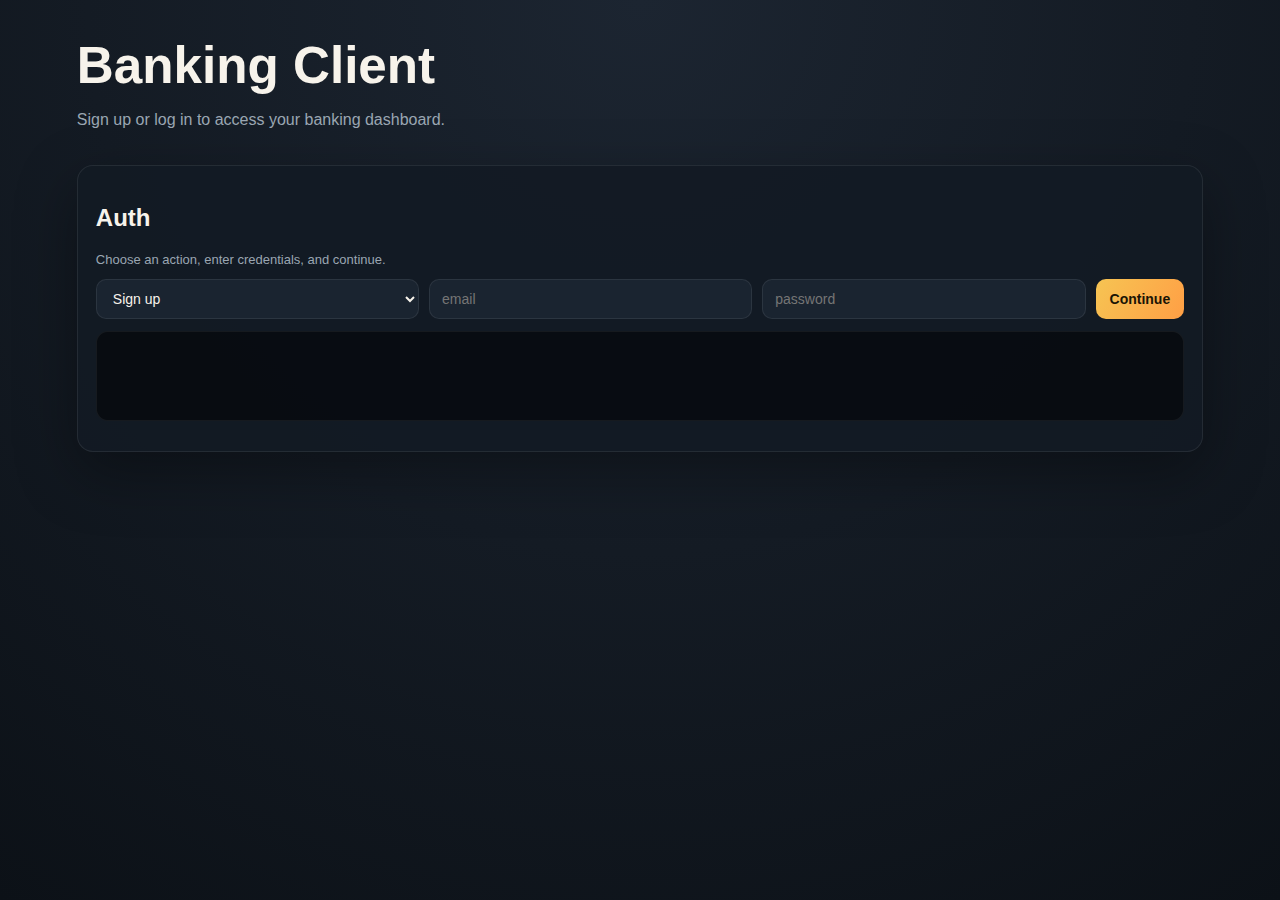
<file: frontend/index.html>
<!doctype html>
<html lang="en">
  <head>
    <meta charset="utf-8" />
    <meta name="viewport" content="width=device-width, initial-scale=1" />
    <title>Banking Client</title>
    <style>
      :root {
        --bg: #0c1117;
        --panel: #121a24;
        --panel-2: #1a2430;
        --ink: #f7f3eb;
        --muted: #9aa6b2;
        --accent: #f6c453;
        --stroke: rgba(255, 255, 255, 0.08);
        --radius: 16px;
        --shadow: 0 20px 60px rgba(0, 0, 0, 0.35);
      }

      * {
        box-sizing: border-box;
      }

      body {
        margin: 0;
        font-family: "Space Grotesk", "Segoe UI", sans-serif;
        color: var(--ink);
        background: radial-gradient(circle at top, #1c2531, var(--bg));
        min-height: 100vh;
      }

      header {
        padding: 36px 6vw 10px;
      }

      h1 {
        margin: 0 0 6px;
        font-size: clamp(32px, 4vw, 52px);
      }

      .subtitle {
        color: var(--muted);
        max-width: 520px;
      }

      section {
        margin: 10px 6vw 40px;
        background: rgba(18, 26, 36, 0.92);
        border: 1px solid var(--stroke);
        border-radius: var(--radius);
        padding: 18px;
        box-shadow: var(--shadow);
      }

      .tab-desc {
        margin: 0 0 12px;
        color: var(--muted);
        font-size: 13px;
      }

      .row {
        display: flex;
        gap: 10px;
        flex-wrap: wrap;
      }

      input,
      select,
      button {
        font-family: inherit;
        font-size: 14px;
      }

      input,
      select {
        flex: 1;
        min-width: 150px;
        padding: 10px 12px;
        border-radius: 10px;
        border: 1px solid var(--stroke);
        background: var(--panel-2);
        color: var(--ink);
      }

      button {
        padding: 10px 14px;
        border: none;
        border-radius: 10px;
        background: linear-gradient(120deg, var(--accent), #ff9f45);
        color: #1a1405;
        font-weight: 600;
        cursor: pointer;
      }

      .output {
        margin-top: 12px;
        min-height: 90px;
        padding: 12px;
        border-radius: 12px;
        background: rgba(5, 8, 12, 0.75);
        border: 1px solid rgba(255, 255, 255, 0.06);
        color: var(--muted);
        font-size: 12px;
        overflow-x: auto;
        white-space: pre-wrap;
      }
    </style>
  </head>
  <body>
    <header>
      <h1>Banking Client</h1>
      <p class="subtitle">Sign up or log in to access your banking dashboard.</p>
    </header>

    <section>
      <h2>Auth</h2>
      <p class="tab-desc">Choose an action, enter credentials, and continue.</p>
      <div class="row">
        <select id="authMode">
          <option value="signup">Sign up</option>
          <option value="login">Log in</option>
        </select>
        <input id="authEmail" placeholder="email" />
        <input id="authPassword" placeholder="password" type="password" />
        <button id="authSubmitBtn">Continue</button>
      </div>
      <pre id="authOutput" class="output"></pre>
    </section>

    <script>
      const defaultBaseUrl = window.location.origin;
      const state = {
        accessToken: localStorage.getItem("accessToken") || "",
        refreshToken: localStorage.getItem("refreshToken") || "",
      };
      const sessionAuthed = sessionStorage.getItem("sessionAuthed") === "true";
      if (sessionAuthed && state.accessToken) {
        window.location.href = "/app";
      }

      function apiUrl(path) {
        return `${defaultBaseUrl}${path}`;
      }

      function show(el, payload) {
        el.textContent = JSON.stringify(payload, null, 2);
      }

      function bind(id) {
        return document.getElementById(id);
      }

      function setTokens(tokens) {
        state.accessToken = tokens.access_token || "";
        state.refreshToken = tokens.refresh_token || "";
        localStorage.setItem("accessToken", state.accessToken);
        localStorage.setItem("refreshToken", state.refreshToken);
        if (state.accessToken) {
          sessionStorage.setItem("sessionAuthed", "true");
        }
      }

      async function api(path, options = {}) {
        const headers = options.headers || {};
        const url = apiUrl(path);
        const res = await fetch(url, {
          ...options,
          headers: { "Content-Type": "application/json", ...headers },
        });
        const text = await res.text();
        let data;
        try {
          data = text ? JSON.parse(text) : {};
        } catch (err) {
          data = { raw: text };
        }
        if (!res.ok) {
          throw { status: res.status, data };
        }
        return data;
      }

      bind("authSubmitBtn").addEventListener("click", async () => {
        const output = bind("authOutput");
        try {
          const mode = bind("authMode").value;
          const email = bind("authEmail").value;
          const password = bind("authPassword").value;
          const endpoint = mode === "signup" ? "/api/v1/auth/signup" : "/api/v1/auth/login";
          const data = await api(endpoint, {
            method: "POST",
            body: JSON.stringify({ email, password }),
          });
          setTokens(data);
          show(output, data);
          window.location.href = "/app";
        } catch (err) {
          show(output, err);
        }
      });
    </script>
  </body>
</html>
</file>
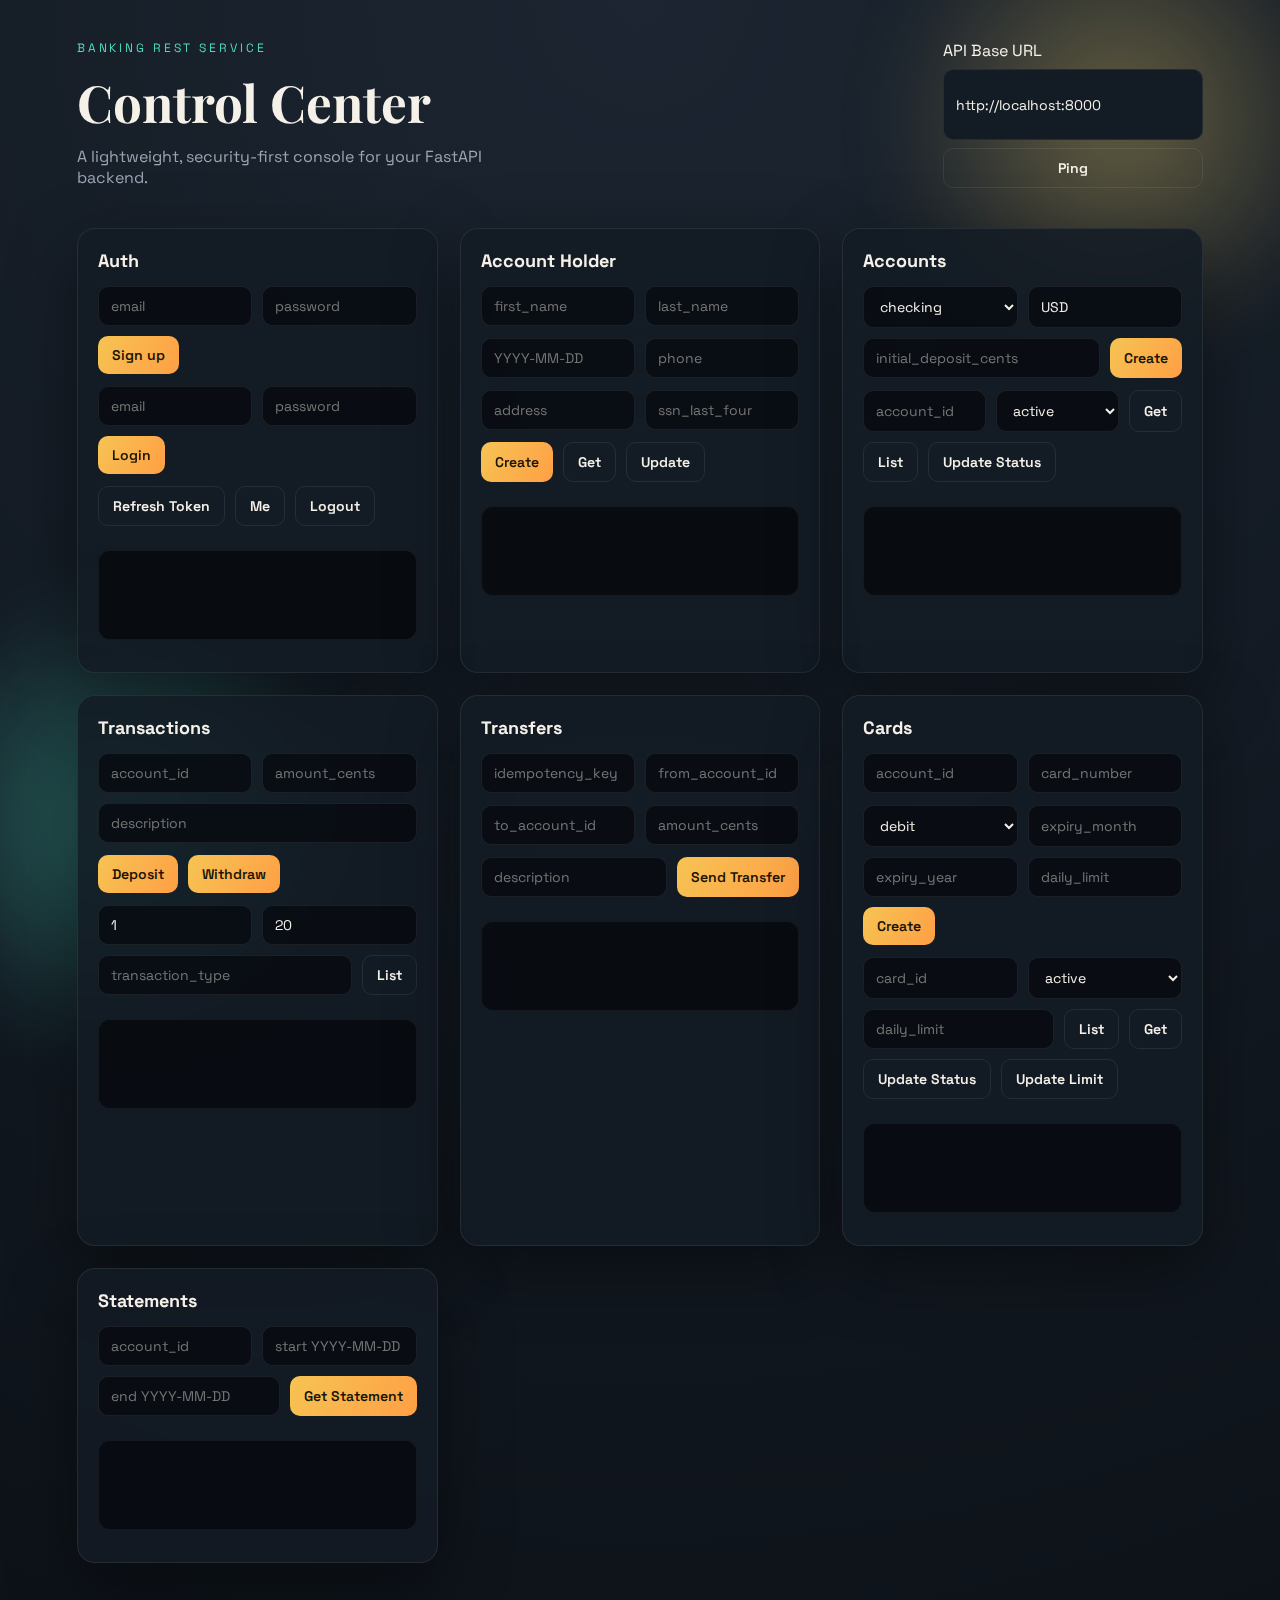
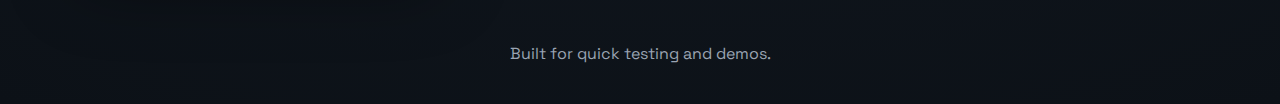
<file: ui/index.html>
<!doctype html>
<html lang="en">
  <head>
    <meta charset="utf-8" />
    <meta name="viewport" content="width=device-width, initial-scale=1" />
    <title>Banking REST Service UI</title>
    <link rel="preconnect" href="https://fonts.googleapis.com" />
    <link rel="preconnect" href="https://fonts.gstatic.com" crossorigin />
    <link
      href="https://fonts.googleapis.com/css2?family=Space+Grotesk:wght@400;500;600;700&family=Playfair+Display:wght@500;600&display=swap"
      rel="stylesheet"
    />
    <link rel="stylesheet" href="/ui/styles.css" />
  </head>
  <body>
    <div class="bg-orb orb-1"></div>
    <div class="bg-orb orb-2"></div>
    <header class="hero">
      <div>
        <p class="eyebrow">Banking REST Service</p>
        <h1>Control Center</h1>
        <p class="subtitle">
          A lightweight, security-first console for your FastAPI backend.
        </p>
      </div>
      <div class="base-url">
        <label for="baseUrl">API Base URL</label>
        <input id="baseUrl" type="text" value="http://localhost:8000" />
        <button id="pingBtn" class="ghost">Ping</button>
      </div>
    </header>

    <main class="grid">
      <section class="card">
        <h2>Auth</h2>
        <div class="stack">
          <div class="row">
            <input id="signupEmail" placeholder="email" />
            <input id="signupPassword" placeholder="password" type="password" />
            <button id="signupBtn">Sign up</button>
          </div>
          <div class="row">
            <input id="loginEmail" placeholder="email" />
            <input id="loginPassword" placeholder="password" type="password" />
            <button id="loginBtn">Login</button>
          </div>
          <div class="row">
            <button id="refreshBtn" class="ghost">Refresh Token</button>
            <button id="meBtn" class="ghost">Me</button>
            <button id="logoutBtn" class="ghost">Logout</button>
          </div>
          <pre id="authOutput" class="output"></pre>
        </div>
      </section>

      <section class="card">
        <h2>Account Holder</h2>
        <div class="stack">
          <div class="row">
            <input id="holderFirst" placeholder="first_name" />
            <input id="holderLast" placeholder="last_name" />
          </div>
          <div class="row">
            <input id="holderDob" placeholder="YYYY-MM-DD" />
            <input id="holderPhone" placeholder="phone" />
          </div>
          <div class="row">
            <input id="holderAddress" placeholder="address" />
            <input id="holderSsn" placeholder="ssn_last_four" />
          </div>
          <div class="row">
            <button id="createHolderBtn">Create</button>
            <button id="getHolderBtn" class="ghost">Get</button>
            <button id="updateHolderBtn" class="ghost">Update</button>
          </div>
          <pre id="holderOutput" class="output"></pre>
        </div>
      </section>

      <section class="card">
        <h2>Accounts</h2>
        <div class="stack">
          <div class="row">
            <select id="accountType">
              <option value="checking">checking</option>
              <option value="savings">savings</option>
            </select>
            <input id="accountCurrency" placeholder="currency" value="USD" />
            <input id="initialDeposit" placeholder="initial_deposit_cents" />
            <button id="createAccountBtn">Create</button>
          </div>
          <div class="row">
            <input id="accountId" placeholder="account_id" />
            <select id="accountStatus">
              <option value="active">active</option>
              <option value="frozen">frozen</option>
              <option value="closed">closed</option>
            </select>
            <button id="getAccountBtn" class="ghost">Get</button>
            <button id="listAccountsBtn" class="ghost">List</button>
            <button id="updateAccountStatusBtn" class="ghost">Update Status</button>
          </div>
          <pre id="accountsOutput" class="output"></pre>
        </div>
      </section>

      <section class="card">
        <h2>Transactions</h2>
        <div class="stack">
          <div class="row">
            <input id="txAccountId" placeholder="account_id" />
            <input id="txAmount" placeholder="amount_cents" />
            <input id="txDesc" placeholder="description" />
          </div>
          <div class="row">
            <button id="depositBtn">Deposit</button>
            <button id="withdrawBtn">Withdraw</button>
          </div>
          <div class="row">
            <input id="txPage" placeholder="page" value="1" />
            <input id="txPageSize" placeholder="page_size" value="20" />
            <input id="txType" placeholder="transaction_type" />
            <button id="listTxBtn" class="ghost">List</button>
          </div>
          <pre id="txOutput" class="output"></pre>
        </div>
      </section>

      <section class="card">
        <h2>Transfers</h2>
        <div class="stack">
          <div class="row">
            <input id="transferKey" placeholder="idempotency_key" />
            <input id="transferFrom" placeholder="from_account_id" />
          </div>
          <div class="row">
            <input id="transferTo" placeholder="to_account_id" />
            <input id="transferAmount" placeholder="amount_cents" />
          </div>
          <div class="row">
            <input id="transferDesc" placeholder="description" />
            <button id="transferBtn">Send Transfer</button>
          </div>
          <pre id="transferOutput" class="output"></pre>
        </div>
      </section>

      <section class="card">
        <h2>Cards</h2>
        <div class="stack">
          <div class="row">
            <input id="cardAccountId" placeholder="account_id" />
            <input id="cardNumber" placeholder="card_number" />
          </div>
          <div class="row">
            <select id="cardType">
              <option value="debit">debit</option>
              <option value="credit">credit</option>
            </select>
            <input id="cardExpiryMonth" placeholder="expiry_month" />
            <input id="cardExpiryYear" placeholder="expiry_year" />
            <input id="cardDailyLimit" placeholder="daily_limit" />
            <button id="createCardBtn">Create</button>
          </div>
          <div class="row">
            <input id="cardId" placeholder="card_id" />
            <select id="cardStatus">
              <option value="active">active</option>
              <option value="frozen">frozen</option>
              <option value="cancelled">cancelled</option>
            </select>
            <input id="cardLimit" placeholder="daily_limit" />
            <button id="listCardsBtn" class="ghost">List</button>
            <button id="getCardBtn" class="ghost">Get</button>
            <button id="updateCardStatusBtn" class="ghost">Update Status</button>
            <button id="updateCardLimitBtn" class="ghost">Update Limit</button>
          </div>
          <pre id="cardsOutput" class="output"></pre>
        </div>
      </section>

      <section class="card">
        <h2>Statements</h2>
        <div class="stack">
          <div class="row">
            <input id="statementAccountId" placeholder="account_id" />
            <input id="statementStart" placeholder="start YYYY-MM-DD" />
            <input id="statementEnd" placeholder="end YYYY-MM-DD" />
            <button id="statementBtn">Get Statement</button>
          </div>
          <pre id="statementOutput" class="output"></pre>
        </div>
      </section>
    </main>

    <footer class="footer">Built for quick testing and demos.</footer>

    <script src="/ui/app.js"></script>
  </body>
</html>
</file>
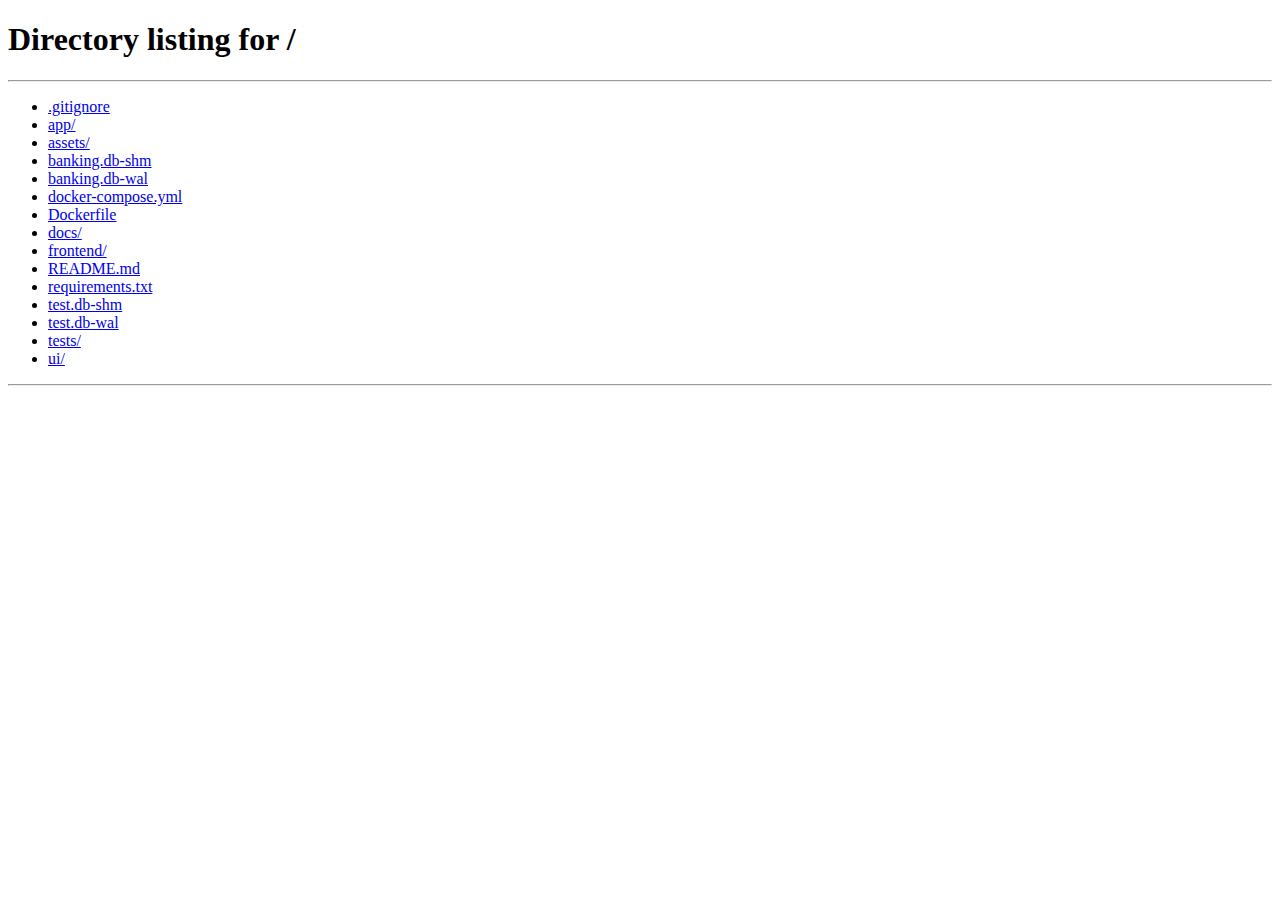
<file: frontend/app.html>
<!doctype html>
<html lang="en">
  <head>
    <meta charset="utf-8" />
    <meta name="viewport" content="width=device-width, initial-scale=1" />
    <title>Banking Dashboard</title>
    <style>
      :root {
        --bg: #0c1117;
        --panel: #121a24;
        --panel-2: #1a2430;
        --ink: #f7f3eb;
        --muted: #9aa6b2;
        --accent: #f6c453;
        --accent-2: #4dd7bf;
        --stroke: rgba(255, 255, 255, 0.08);
        --radius: 16px;
        --shadow: 0 20px 60px rgba(0, 0, 0, 0.35);
      }
      * {
        box-sizing: border-box;
      }

      body {
        margin: 0;
        font-family: "Space Grotesk", "Segoe UI", sans-serif;
        color: var(--ink);
        background: radial-gradient(circle at top, #1c2531, var(--bg));
        min-height: 100vh;
      }

      header {
        display: flex;
        justify-content: space-between;
        gap: 24px;
        padding: 36px 6vw 20px;
        align-items: center;
      }

      .header-actions {
        display: flex;
        align-items: center;
        gap: 12px;
      }

      h1 {
        margin: 0 0 6px;
        font-size: clamp(32px, 4vw, 52px);
      }

      .subtitle {
        color: var(--muted);
        max-width: 520px;
      }

      main {
        display: block;
        padding: 20px 6vw 50px;
      }

      section {
        background: rgba(18, 26, 36, 0.92);
        border: 1px solid var(--stroke);
        border-radius: var(--radius);
        padding: 18px;
        box-shadow: var(--shadow);
      }

      section h2 {
        margin: 0 0 12px;
        font-size: 18px;
      }

      .tab-desc {
        margin: -6px 0 12px;
        color: var(--muted);
        font-size: 13px;
      }

      .row {
        display: flex;
        gap: 10px;
        flex-wrap: wrap;
      }

      input,
      button,
      a {
        font-family: inherit;
        font-size: 14px;
      }

      input {
        flex: 1;
        min-width: 120px;
        padding: 10px 12px;
        border-radius: 10px;
        border: 1px solid var(--stroke);
        background: var(--panel-2);
        color: var(--ink);
      }

      button,
      .nav-link {
        padding: 10px 14px;
        border: none;
        border-radius: 10px;
        background: linear-gradient(120deg, var(--accent), #ff9f45);
        color: #1a1405;
        font-weight: 600;
        cursor: pointer;
        text-decoration: none;
        display: inline-flex;
        align-items: center;
        justify-content: center;
      }

      button.ghost,
      .nav-link.ghost {
        background: transparent;
        border: 1px solid var(--stroke);
        color: var(--ink);
      }

      .stack {
        display: flex;
        flex-direction: column;
        gap: 12px;
      }

      .nav-grid {
        display: grid;
        grid-template-columns: repeat(auto-fit, minmax(180px, 1fr));
        gap: 12px;
        margin: 16px 0 24px;
      }

      .status {
        color: var(--muted);
        font-size: 13px;
      }

      input:disabled {
        opacity: 0.7;
      }

      button:disabled {
        opacity: 0.5;
        cursor: not-allowed;
      }

      .error {
        color: #ff6b6b;
        background: rgba(255, 107, 107, 0.1);
        padding: 10px 12px;
        border-radius: 6px;
        font-size: 13px;
        margin-bottom: 12px;
      }

      .success {
        color: var(--accent-2);
        background: rgba(77, 215, 191, 0.1);
        padding: 10px 12px;
        border-radius: 6px;
        font-size: 13px;
        margin-bottom: 12px;
      }

      @media (max-width: 900px) {
        header {
          flex-direction: column;
          align-items: flex-start;
        }
      }
    </style>
  </head>
  <body>
    <header>
      <div>
        <h1>Banking Dashboard</h1>
        <p class="subtitle">Review your profile and jump to accounts, transfers, or cards.</p>
      </div>
      <div class="header-actions">
        <button id="logoutBtn" class="ghost">Logout</button>
      </div>
    </header>

    <main>
      <section>
        <h2>Profile</h2>
        <p class="tab-desc">Your account holder details.</p>
        <div id="profileMessage" class="status"></div>
        <div class="stack">
          <div class="row">
            <input id="holderFirst" placeholder="first_name" />
            <input id="holderLast" placeholder="last_name" />
          </div>
          <div class="row">
            <input id="holderDob" placeholder="YYYY-MM-DD" type="date" />
            <input id="holderPhone" placeholder="phone" />
          </div>
          <div class="row">
            <input id="holderAddress" placeholder="address" />
            <input id="holderSsn" placeholder="ssn_last_four (4 digits)" maxlength="4" />
          </div>
          <div class="row">
            <button id="saveProfileBtn">Save Profile</button>
            <div id="profileStatus" class="status"></div>
          </div>
        </div>
      </section>

      <div class="nav-grid">
        <a class="nav-link" href="/accounts">Accounts</a>
        <a class="nav-link" href="/transfers">Transfers</a>
        <a class="nav-link" href="/cards">Cards</a>
        <a class="nav-link ghost" href="/statements">Statements</a>
      </div>
    </main>

    <script>
      const defaultBaseUrl = window.location.origin;
      const state = {
        accessToken: localStorage.getItem("accessToken") || "",
        refreshToken: localStorage.getItem("refreshToken") || "",
      };
      const sessionAuthed = sessionStorage.getItem("sessionAuthed") === "true";
      if (!sessionAuthed || !state.accessToken) {
        window.location.href = "/";
      }

      function apiUrl(path) {
        return `${defaultBaseUrl}${path}`;
      }

      function bind(id) {
        return document.getElementById(id);
      }

      function setTokens(tokens) {
        state.accessToken = tokens.access_token || "";
        state.refreshToken = tokens.refresh_token || "";
        localStorage.setItem("accessToken", state.accessToken);
        localStorage.setItem("refreshToken", state.refreshToken);
        if (state.accessToken) {
          sessionStorage.setItem("sessionAuthed", "true");
        }
      }

      async function api(path, options = {}) {
        const headers = options.headers || {};
        if (state.accessToken) {
          headers.Authorization = `Bearer ${state.accessToken}`;
        }
        const url = apiUrl(path);
        const res = await fetch(url, {
          ...options,
          headers: { "Content-Type": "application/json", ...headers },
        });
        const text = await res.text();
        let data;
        try {
          data = text ? JSON.parse(text) : {};
        } catch (err) {
          data = { raw: text };
        }
        if (!res.ok) {
          throw { status: res.status, data };
        }
        return data;
      }

      function populateProfile(profile) {
        if (!profile) {
          return;
        }
        bind("holderFirst").value = profile.first_name || "";
        bind("holderLast").value = profile.last_name || "";
        bind("holderDob").value = profile.date_of_birth || "";
        bind("holderPhone").value = profile.phone || "";
        bind("holderAddress").value = profile.address || "";
        bind("holderSsn").value = profile.ssn_last_four || "";
      }

      function disableProfileForm() {
        bind("holderFirst").disabled = true;
        bind("holderLast").disabled = true;
        bind("holderDob").disabled = true;
        bind("holderPhone").disabled = true;
        bind("holderAddress").disabled = true;
        bind("holderSsn").disabled = true;
        bind("saveProfileBtn").disabled = true;
      }

      function enableProfileForm() {
        bind("holderFirst").disabled = false;
        bind("holderLast").disabled = false;
        bind("holderDob").disabled = false;
        bind("holderPhone").disabled = false;
        bind("holderAddress").disabled = false;
        bind("holderSsn").disabled = false;
        bind("saveProfileBtn").disabled = false;
      }

      function showProfileMessage(message, isError = false) {
        const msgEl = bind("profileMessage");
        msgEl.textContent = message;
        msgEl.className = isError ? "error" : "success";
      }

      function hideProfileMessage() {
        const msgEl = bind("profileMessage");
        msgEl.textContent = "";
        msgEl.className = "";
      }

      async function saveProfile() {
        const first_name = bind("holderFirst").value.trim();
        const last_name = bind("holderLast").value.trim();
        const date_of_birth = bind("holderDob").value;
        const phone = bind("holderPhone").value.trim();
        const address = bind("holderAddress").value.trim();
        const ssn_last_four = bind("holderSsn").value.trim();

        // Validation
        if (!first_name || !last_name || !date_of_birth || !phone || !address || !ssn_last_four) {
          showProfileMessage("All fields are required", true);
          return;
        }

        if (ssn_last_four.length !== 4 || !ssn_last_four.match(/^\d+$/)) {
          showProfileMessage("SSN must be exactly 4 digits", true);
          return;
        }

        const saveBtn = bind("saveProfileBtn");
        saveBtn.disabled = true;
        saveBtn.textContent = "Saving...";

        try {
          const response = await api("/api/v1/account-holders/", {
            method: "POST",
            body: JSON.stringify({
              first_name,
              last_name,
              date_of_birth,
              phone,
              address,
              ssn_last_four,
            }),
          });

          showProfileMessage("Profile created successfully!");
          disableProfileForm();
          bind("saveProfileBtn").textContent = "Profile Saved";
        } catch (err) {
          console.error("Profile save error:", err);
          const errorMsg =
            err.data?.detail || "Failed to save profile. Please try again.";
          showProfileMessage(errorMsg, true);
          saveBtn.disabled = false;
          saveBtn.textContent = "Save Profile";
        }
      }

      function populateProfile(profile) {
        if (!profile) {
          return;
        }
        bind("holderFirst").value = profile.first_name || "";
        bind("holderLast").value = profile.last_name || "";
        bind("holderDob").value = profile.date_of_birth || "";
        bind("holderPhone").value = profile.phone || "";
        bind("holderAddress").value = profile.address || "";
        bind("holderSsn").value = profile.ssn_last_four || "";
      }

      bind("logoutBtn").addEventListener("click", () => {
        setTokens({});
        sessionStorage.removeItem("sessionAuthed");
        sessionStorage.removeItem("userId");
        window.location.href = "/";
      });

      bind("saveProfileBtn").addEventListener("click", saveProfile);

      (async () => {
        const statusEl = bind("profileStatus");
        try {
          const data = await api("/api/v1/account-holders/me");
          // Profile exists - populate and disable form
          populateProfile(data);
          disableProfileForm();
          hideProfileMessage();
        } catch (err) {
          // No profile yet - enable form for new user
          if (err.status === 404) {
            enableProfileForm();
            showProfileMessage("Please complete your profile to get started", false);
          } else {
            statusEl.textContent = "Error loading profile.";
          }
        }
      })();
    </script>
  </body>
</html>
</file>
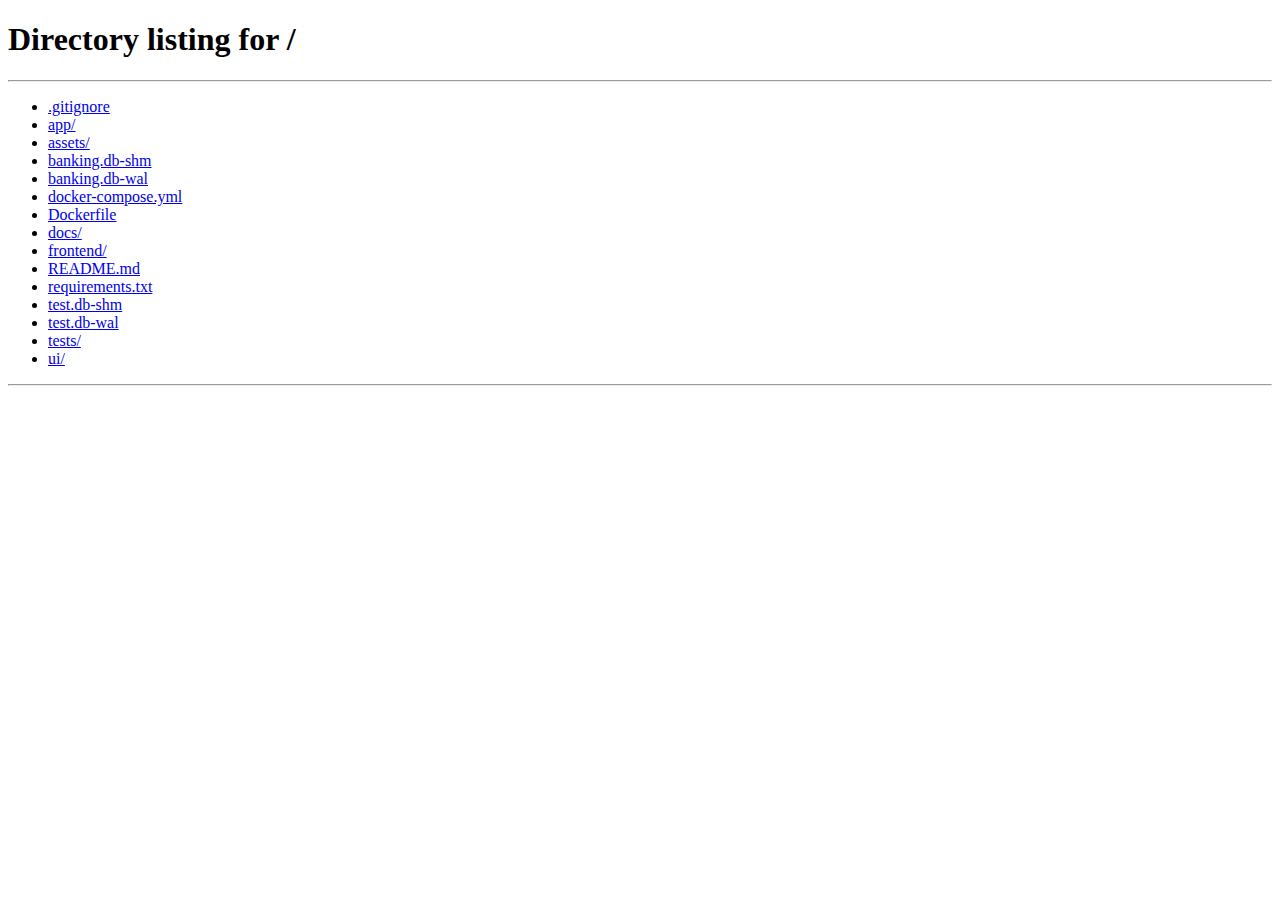
<file: frontend/cards.html>
<!doctype html>
<html lang="en">
  <head>
    <meta charset="utf-8" />
    <meta name="viewport" content="width=device-width, initial-scale=1" />
    <title>Cards</title>
    <style>
      :root {
        --bg: #0c1117;
        --panel: #121a24;
        --panel-2: #1a2430;
        --ink: #f7f3eb;
        --muted: #9aa6b2;
        --accent: #f6c453;
        --accent-2: #4dd7bf;
        --stroke: rgba(255, 255, 255, 0.08);
        --radius: 16px;
        --shadow: 0 20px 60px rgba(0, 0, 0, 0.35);
      }
      * {
        box-sizing: border-box;
      }

      body {
        margin: 0;
        font-family: "Space Grotesk", "Segoe UI", sans-serif;
        color: var(--ink);
        background: radial-gradient(circle at top, #1c2531, var(--bg));
        min-height: 100vh;
      }

      header {
        display: flex;
        justify-content: space-between;
        gap: 24px;
        padding: 36px 6vw 20px;
        align-items: center;
      }

      .header-actions {
        display: flex;
        align-items: center;
        gap: 12px;
      }

      .nav-links {
        display: flex;
        gap: 10px;
        flex-wrap: wrap;
        padding: 0 6vw 10px;
      }

      h1 {
        margin: 0 0 6px;
        font-size: clamp(28px, 4vw, 46px);
      }

      .subtitle {
        color: var(--muted);
        max-width: 520px;
      }

      main {
        display: block;
        padding: 20px 6vw 50px;
      }

      section {
        background: rgba(18, 26, 36, 0.92);
        border: 1px solid var(--stroke);
        border-radius: var(--radius);
        padding: 18px;
        box-shadow: var(--shadow);
      }

      section h2 {
        margin: 0 0 12px;
        font-size: 18px;
      }

      .tab-desc {
        margin: -6px 0 12px;
        color: var(--muted);
        font-size: 13px;
      }

      .row {
        display: flex;
        gap: 10px;
        flex-wrap: wrap;
      }

      input,
      select,
      button,
      a {
        font-family: inherit;
        font-size: 14px;
      }

      input,
      select {
        flex: 1;
        min-width: 120px;
        padding: 10px 12px;
        border-radius: 10px;
        border: 1px solid var(--stroke);
        background: var(--panel-2);
        color: var(--ink);
      }

      button,
      .nav-link {
        padding: 10px 14px;
        border: none;
        border-radius: 10px;
        background: linear-gradient(120deg, var(--accent), #ff9f45);
        color: #1a1405;
        font-weight: 600;
        cursor: pointer;
        text-decoration: none;
        display: inline-flex;
        align-items: center;
        justify-content: center;
      }

      button.ghost,
      .nav-link.ghost {
        background: transparent;
        border: 1px solid var(--stroke);
        color: var(--ink);
      }

      .stack {
        display: flex;
        flex-direction: column;
        gap: 12px;
      }

      .output {
        min-height: 90px;
        padding: 12px;
        border-radius: 12px;
        background: rgba(5, 8, 12, 0.75);
        border: 1px solid rgba(255, 255, 255, 0.06);
        color: var(--muted);
        font-size: 12px;
        overflow-x: auto;
        white-space: pre-wrap;
      }

      .cards-grid {
        display: grid;
        grid-template-columns: repeat(2, minmax(0, 1fr));
        gap: 16px;
      }

      .cards-panel {
        border: 1px solid var(--stroke);
        border-radius: 12px;
        padding: 12px;
        background: rgba(18, 26, 36, 0.7);
      }

      .cards-list {
        display: flex;
        flex-direction: column;
        gap: 10px;
        margin-top: 10px;
      }

      .card-row {
        display: flex;
        align-items: center;
        justify-content: space-between;
        gap: 10px;
        padding: 10px 12px;
        border-radius: 10px;
        border: 1px solid var(--stroke);
        background: var(--panel-2);
      }

      .card-meta {
        display: flex;
        flex-direction: column;
        gap: 2px;
        font-size: 13px;
      }

      .card-meta span {
        color: var(--muted);
        font-size: 12px;
      }

      @media (max-width: 900px) {
        header {
          flex-direction: column;
          align-items: flex-start;
        }

        .cards-grid {
          grid-template-columns: 1fr;
        }
      }
    </style>
  </head>
  <body>
    <header>
      <div>
        <h1>Cards</h1>
        <p class="subtitle">Issue cards for accounts and freeze them when needed.</p>
      </div>
      <div class="header-actions">
        <button id="logoutBtn" class="ghost">Logout</button>
      </div>
    </header>

    <nav class="nav-links">
      <a class="nav-link ghost" href="/app">Dashboard</a>
      <a class="nav-link ghost" href="/accounts">Accounts</a>
      <a class="nav-link ghost" href="/transfers">Transfers</a>
      <a class="nav-link" href="/cards">Cards</a>
      <a class="nav-link ghost" href="/statements">Statements</a>
    </nav>

    <main>
      <section>
        <h2>Cards</h2>
        <p class="tab-desc">Issue cards, list them, and freeze by card ID.</p>
        <div class="stack">
          <div class="row">
            <select id="cardAccountId">
              <option value="">select account</option>
            </select>
          </div>
          <div id="cardsWorkspace" style="display: none;">
            <div class="cards-grid">
              <div class="cards-panel">
                <h3>Cards</h3>
                <p id="cardsBalance" class="tab-desc" style="margin: 6px 0 0;">Available: $0.00</p>
                <div id="cardsList" class="cards-list"></div>
              </div>
              <div class="cards-panel">
                <h3>Issue New Card</h3>
                <div class="stack">
                  <div class="row">
                    <select id="cardType">
                      <option value="debit">debit</option>
                      <option value="credit">credit</option>
                    </select>
                    <button id="createCardBtn">Issue Card</button>
                  </div>
                </div>
              </div>
            </div>
          </div>
        </div>
      </section>
    </main>

    <script>
      const defaultBaseUrl = window.location.origin;
      const state = {
        accessToken: localStorage.getItem("accessToken") || "",
        refreshToken: localStorage.getItem("refreshToken") || "",
      };
      const sessionAuthed = sessionStorage.getItem("sessionAuthed") === "true";
      if (!sessionAuthed || !state.accessToken) {
        window.location.href = "/";
      }
      let availableCards = [];
      let availableAccounts = [];

      function apiUrl(path) {
        return `${defaultBaseUrl}${path}`;
      }

      function bind(id) {
        return document.getElementById(id);
      }

      function setTokens(tokens) {
        state.accessToken = tokens.access_token || "";
        state.refreshToken = tokens.refresh_token || "";
        localStorage.setItem("accessToken", state.accessToken);
        localStorage.setItem("refreshToken", state.refreshToken);
        if (state.accessToken) {
          sessionStorage.setItem("sessionAuthed", "true");
        }
      }

      async function api(path, options = {}) {
        const headers = options.headers || {};
        if (state.accessToken) {
          headers.Authorization = `Bearer ${state.accessToken}`;
        }
        const url = apiUrl(path);
        const res = await fetch(url, {
          ...options,
          headers: { "Content-Type": "application/json", ...headers },
        });
        const text = await res.text();
        let data;
        try {
          data = text ? JSON.parse(text) : {};
        } catch (err) {
          data = { raw: text };
        }
        if (!res.ok) {
          throw { status: res.status, data };
        }
        return data;
      }

      function clearInputs(ids) {
        ids.forEach((id) => {
          const el = bind(id);
          if (el) {
            el.value = "";
          }
        });
      }

      function generateCardNumber() {
        const digits = Array.from({ length: 16 }, () => Math.floor(Math.random() * 10));
        return digits.join("");
      }

      function generateExpiry() {
        const now = new Date();
        const month = String(now.getMonth() + 1).padStart(2, "0");
        const year = String(now.getFullYear() + 3);
        return { month, year };
      }

      function generateDailyLimit() {
        return 100000;
      }

      function formatCurrency(cents) {
        const dollars = Number.isFinite(cents) ? cents / 100 : 0;
        return new Intl.NumberFormat("en-US", {
          style: "currency",
          currency: "USD",
        }).format(dollars);
      }

      function updateAvailableBalance() {
        const balanceEl = bind("cardsBalance");
        if (!balanceEl) {
          return;
        }
        const accountId = bind("cardAccountId").value;
        const account = availableAccounts.find((item) => item.id === accountId);
        const balance = account ? formatCurrency(account.balance_cents) : "$0.00";
        balanceEl.textContent = `Available: ${balance}`;
      }

      function renderAccountOptions(accounts) {
        const select = bind("cardAccountId");
        if (!select) {
          return;
        }
        const current = select.value;
        const options = [
          '<option value="">select account</option>',
          ...accounts.map(
            (account) =>
              `<option value="${account.id}">${account.account_number} (${account.account_type})</option>`
          ),
        ];
        select.innerHTML = options.join("");
        if (current && accounts.some((account) => account.id === current)) {
          select.value = current;
        }
      }

      function renderCardsList(cards) {
        const list = bind("cardsList");
        if (!list) {
          return;
        }
        if (!cards.length) {
          list.textContent = "No cards issued for this account yet.";
          return;
        }
        list.innerHTML = cards
          .map((card) => {
            const lastFour = card.card_number_last_four || "????";
            const label = `Card ****${lastFour}`;
            const actionLabel = card.status === "frozen" ? "Unfreeze" : "Freeze";
            return `
              <div class="card-row" data-card="${card.id}">
                <div class="card-meta">
                  <strong>${label}</strong>
                  <span>${card.card_type} • ${card.status}</span>
                </div>
                <div style="display: flex; gap: 6px;">
                  <button class="ghost" data-action="freeze" data-card-id="${card.id}" data-status="${card.status}">${actionLabel}</button>
                  <button class="ghost" data-action="delete" data-card-id="${card.id}" style="color: #ff6b6b;">Remove</button>
                </div>
              </div>
            `;
          })
          .join("");

        list.querySelectorAll("button[data-action]").forEach((btn) => {
          btn.addEventListener("click", async () => {
            const action = btn.dataset.action;
            const cardId = btn.dataset.cardId;
            try {
              if (action === "freeze") {
                const currentStatus = btn.dataset.status;
                const nextStatus = currentStatus === "frozen" ? "active" : "frozen";
                const data = await api(`/api/v1/cards/${cardId}/status`, {
                  method: "PATCH",
                  body: JSON.stringify({ status: nextStatus }),
                });
                await refreshCards();
              } else if (action === "delete") {
                if (!confirm("Are you sure you want to delete this card?")) {
                  return;
                }
                await api(`/api/v1/cards/${cardId}`, {
                  method: "DELETE",
                });
                await refreshCards();
              }
            } catch (err) {
              console.error("Card action error:", err);
            }
          });
        });
      }

      async function refreshAccounts() {
        const accounts = await api("/api/v1/accounts/");
        availableAccounts = Array.isArray(accounts) ? accounts : [];
        renderAccountOptions(accounts);
        updateAvailableBalance();
        return accounts;
      }

      async function refreshCards() {
        const accountId = bind("cardAccountId").value;
        const workspace = bind("cardsWorkspace");
        if (!accountId) {
          if (workspace) {
            workspace.style.display = "none";
          }
          updateAvailableBalance();
          renderCardsList([]);
          availableCards = [];
          return [];
        }
        if (workspace) {
          workspace.style.display = "block";
        }
        updateAvailableBalance();
        const data = await api("/api/v1/cards/");
        const cards = Array.isArray(data)
          ? data.filter((card) => card.account_id === accountId)
          : [];
        availableCards = cards;
        renderCardsList(cards);
        return cards;
      }

      bind("logoutBtn").addEventListener("click", () => {
        setTokens({});
        sessionStorage.removeItem("sessionAuthed");
        sessionStorage.removeItem("userId");
        window.location.href = "/";
      });

      bind("createCardBtn").addEventListener("click", async () => {
        try {
          const accountId = bind("cardAccountId").value;
          if (!accountId) {
            alert("Select an account first.");
            return;
          }
          const expiry = generateExpiry();
          const cardNumber = generateCardNumber();
          const cardType = bind("cardType").value;
          const dailyLimit = generateDailyLimit();
          
          const payload = {
            account_id: accountId,
            card_number: cardNumber,
            card_type: cardType,
            expiry_month: Number(expiry.month),
            expiry_year: Number(expiry.year),
            daily_limit: dailyLimit,
          };
          
          console.log("Card creation payload:", payload);
          
          const data = await api("/api/v1/cards/", {
            method: "POST",
            body: JSON.stringify(payload),
          });
          bind("cardType").value = "debit";
          await refreshCards();
        } catch (err) {
          console.error("Card creation error:", err);
          alert("Unable to issue card. Please try again.");
        }
      });

      bind("cardAccountId").addEventListener("change", () => {
        updateAvailableBalance();
        refreshCards().catch(() => {});
      });


      (async () => {
        try {
          await refreshAccounts();
          await refreshCards();
        } catch (err) {
          return;
        }
      })();
    </script>
  </body>
</html>
</file>
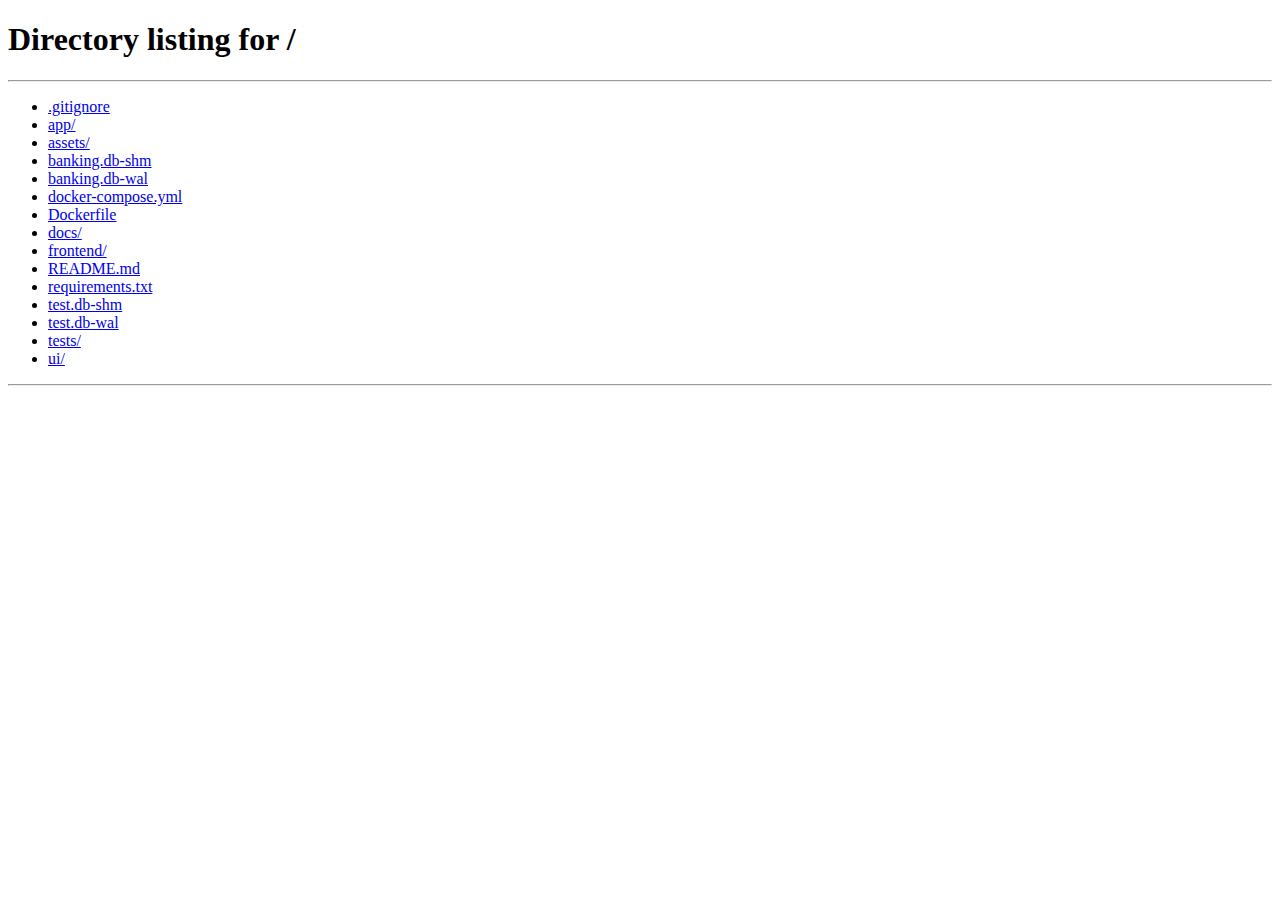
<file: frontend/statements.html>
<!doctype html>
<html lang="en">
  <head>
    <meta charset="utf-8" />
    <meta name="viewport" content="width=device-width, initial-scale=1" />
    <title>Statements</title>
    <style>
      :root {
        --bg: #0c1117;
        --panel: #121a24;
        --panel-2: #1a2430;
        --ink: #f7f3eb;
        --muted: #9aa6b2;
        --accent: #f6c453;
        --accent-2: #4dd7bf;
        --stroke: rgba(255, 255, 255, 0.08);
        --radius: 16px;
        --shadow: 0 20px 60px rgba(0, 0, 0, 0.35);
      }
      * { box-sizing: border-box; }

      body {
        margin: 0;
        font-family: "Space Grotesk", "Segoe UI", sans-serif;
        color: var(--ink);
        background: radial-gradient(circle at top, #1c2531, var(--bg));
        min-height: 100vh;
      }

      header {
        display: flex;
        justify-content: space-between;
        gap: 24px;
        padding: 36px 6vw 20px;
        align-items: center;
      }

      .header-actions { display: flex; align-items: center; gap: 12px; }

      .nav-links {
        display: flex;
        gap: 10px;
        flex-wrap: wrap;
        padding: 0 6vw 10px;
      }

      h1 { margin: 0 0 6px; font-size: clamp(28px, 4vw, 46px); }

      .subtitle { color: var(--muted); max-width: 520px; }

      main { display: block; padding: 20px 6vw 50px; }

      .card {
        background: rgba(18, 26, 36, 0.92);
        border: 1px solid var(--stroke);
        border-radius: var(--radius);
        padding: 18px;
        box-shadow: var(--shadow);
        margin-bottom: 20px;
      }

      .card h2 { margin: 0 0 12px; font-size: 18px; }
      .card-desc { margin: -6px 0 14px; color: var(--muted); font-size: 13px; }

      .row { display: flex; gap: 10px; flex-wrap: wrap; }

      .stack { display: flex; flex-direction: column; gap: 12px; }

      input, select, button, a { font-family: inherit; font-size: 14px; }

      input, select {
        flex: 1;
        min-width: 120px;
        padding: 10px 12px;
        border-radius: 10px;
        border: 1px solid var(--stroke);
        background: var(--panel-2);
        color: var(--ink);
      }

      input[type="date"]::-webkit-calendar-picker-indicator { filter: invert(0.6); }

      button, .nav-link {
        padding: 10px 14px;
        border: none;
        border-radius: 10px;
        background: linear-gradient(120deg, var(--accent), #ff9f45);
        color: #1a1405;
        font-weight: 600;
        cursor: pointer;
        text-decoration: none;
        display: inline-flex;
        align-items: center;
        justify-content: center;
      }

      button.ghost, .nav-link.ghost {
        background: transparent;
        border: 1px solid var(--stroke);
        color: var(--ink);
      }

      /* Summary grid */
      .summary-grid {
        display: grid;
        grid-template-columns: repeat(auto-fit, minmax(160px, 1fr));
        gap: 12px;
        margin-bottom: 20px;
      }

      .summary-tile {
        background: var(--panel-2);
        border: 1px solid var(--stroke);
        border-radius: 12px;
        padding: 14px 16px;
      }

      .summary-tile .label {
        font-size: 11px;
        text-transform: uppercase;
        letter-spacing: 0.06em;
        color: var(--muted);
        margin-bottom: 6px;
      }

      .summary-tile .value {
        font-size: 22px;
        font-weight: 700;
      }

      .value.positive { color: var(--accent-2); }
      .value.negative { color: #ff6b6b; }
      .value.neutral  { color: var(--ink); }

      /* Transaction table */
      .tx-table {
        width: 100%;
        border-collapse: collapse;
        font-size: 13px;
      }

      .tx-table thead th {
        text-align: left;
        padding: 8px 10px;
        border-bottom: 1px solid var(--stroke);
        color: var(--muted);
        font-weight: 500;
        white-space: nowrap;
      }

      .tx-table tbody tr:hover { background: rgba(255,255,255,0.03); }

      .tx-table tbody td {
        padding: 10px 10px;
        border-bottom: 1px solid rgba(255,255,255,0.04);
        vertical-align: middle;
      }

      .type-badge {
        display: inline-block;
        padding: 2px 8px;
        border-radius: 6px;
        font-size: 11px;
        font-weight: 600;
        text-transform: uppercase;
        letter-spacing: 0.04em;
      }

      .type-deposit, .type-transfer_in  { background: rgba(77,215,191,0.15); color: var(--accent-2); }
      .type-withdrawal, .type-transfer_out { background: rgba(255,107,107,0.15); color: #ff6b6b; }
      .type-fee { background: rgba(246,196,83,0.15); color: var(--accent); }

      .amount-positive { color: var(--accent-2); }
      .amount-negative { color: #ff6b6b; }

      .empty-state {
        text-align: center;
        color: var(--muted);
        padding: 32px 0;
        font-size: 14px;
      }

      .error-message {
        padding: 12px;
        border-radius: 10px;
        background: rgba(255, 107, 107, 0.1);
        border: 1px solid #ff6b6b;
        color: #ff6b6b;
        font-size: 14px;
      }

      #resultsSection { display: none; }

      @media (max-width: 900px) {
        header { flex-direction: column; align-items: flex-start; }
        .tx-table { font-size: 12px; }
      }
    </style>
  </head>
  <body>
    <header>
      <div>
        <h1>Statements</h1>
        <p class="subtitle">View an account statement for any date range.</p>
      </div>
      <div class="header-actions">
        <button id="logoutBtn" class="ghost">Logout</button>
      </div>
    </header>

    <nav class="nav-links">
      <a class="nav-link ghost" href="/app">Dashboard</a>
      <a class="nav-link ghost" href="/accounts">Accounts</a>
      <a class="nav-link ghost" href="/transfers">Transfers</a>
      <a class="nav-link ghost" href="/cards">Cards</a>
      <a class="nav-link" href="/statements">Statements</a>
    </nav>

    <main>
      <!-- Query form -->
      <div class="card">
        <h2>Request Statement</h2>
        <p class="card-desc">Select an account and date range, then click Get Statement.</p>
        <div class="stack">
          <div class="row">
            <select id="accountSelect">
              <option value="">Select account…</option>
            </select>
          </div>
          <div class="row">
            <input type="date" id="startDate" />
            <input type="date" id="endDate" />
            <button id="fetchBtn">Get Statement</button>
          </div>
          <div id="errorMsg"></div>
        </div>
      </div>

      <!-- Results -->
      <div id="resultsSection">
        <div class="card">
          <h2 id="statementTitle">Statement</h2>
          <p class="card-desc" id="statementSubtitle"></p>
          <div class="summary-grid">
            <div class="summary-tile">
              <div class="label">Opening Balance</div>
              <div class="value neutral" id="openingBal">—</div>
            </div>
            <div class="summary-tile">
              <div class="label">Closing Balance</div>
              <div class="value neutral" id="closingBal">—</div>
            </div>
            <div class="summary-tile">
              <div class="label">Total Deposits</div>
              <div class="value positive" id="totalDeposits">—</div>
            </div>
            <div class="summary-tile">
              <div class="label">Total Withdrawals</div>
              <div class="value negative" id="totalWithdrawals">—</div>
            </div>
            <div class="summary-tile">
              <div class="label">Transactions</div>
              <div class="value neutral" id="txCount">—</div>
            </div>
          </div>

          <div id="txTableWrap">
            <table class="tx-table">
              <thead>
                <tr>
                  <th>Date</th>
                  <th>Type</th>
                  <th>Description</th>
                  <th style="text-align:right">Amount</th>
                  <th style="text-align:right">Balance After</th>
                </tr>
              </thead>
              <tbody id="txBody"></tbody>
            </table>
            <div id="emptyState" class="empty-state" style="display:none">
              No transactions in this date range.
            </div>
          </div>
        </div>
      </div>
    </main>

    <script>
      // ── Auth guard ────────────────────────────────────────────────────────────
      const state = {
        accessToken: localStorage.getItem("accessToken") || "",
      };
      if (!sessionStorage.getItem("sessionAuthed") || !state.accessToken) {
        window.location.href = "/";
      }

      // ── Helpers ───────────────────────────────────────────────────────────────
      function $(id) { return document.getElementById(id); }

      function fmt(cents) {
        return new Intl.NumberFormat("en-US", {
          style: "currency", currency: "USD",
        }).format(cents / 100);
      }

      function fmtDate(iso) {
        return new Date(iso).toLocaleDateString("en-US", {
          month: "short", day: "numeric", year: "numeric",
        });
      }

      function setError(msg) {
        $("errorMsg").innerHTML = msg
          ? `<div class="error-message">${msg}</div>`
          : "";
      }

      // ── API ───────────────────────────────────────────────────────────────────
      async function api(path, options = {}) {
        const headers = { "Content-Type": "application/json", ...options.headers };
        if (state.accessToken) headers.Authorization = `Bearer ${state.accessToken}`;
        const res = await fetch(path, { ...options, headers });
        const text = await res.text();
        const data = text ? JSON.parse(text) : {};
        if (!res.ok) throw { status: res.status, data };
        return data;
      }

      // ── Load accounts into selector ───────────────────────────────────────────
      async function loadAccounts() {
        const accounts = await api("/api/v1/accounts/");
        const sel = $("accountSelect");
        accounts.forEach((acc) => {
          const opt = document.createElement("option");
          opt.value = acc.id;
          opt.textContent = `${acc.account_number} · ${acc.account_type} · ${fmt(acc.balance_cents)}`;
          sel.appendChild(opt);
        });
      }

      // ── Fetch and render statement ────────────────────────────────────────────
      async function fetchStatement() {
        setError("");
        const accountId = $("accountSelect").value;
        const start     = $("startDate").value;
        const end       = $("endDate").value;

        if (!accountId) { setError("Select an account."); return; }
        if (!start)     { setError("Enter a start date."); return; }
        if (!end)       { setError("Enter an end date."); return; }
        if (start > end){ setError("Start date must be before end date."); return; }

        let statement;
        try {
          statement = await api(
            `/api/v1/statements/${accountId}?start=${start}&end=${end}`
          );
        } catch (err) {
          setError(err.data?.detail || "Failed to fetch statement.");
          return;
        }

        renderSummary(statement, start, end);
        renderTransactions(statement.transactions);
        $("resultsSection").style.display = "block";
        $("resultsSection").scrollIntoView({ behavior: "smooth", block: "start" });
      }

      // ── Render summary tiles ──────────────────────────────────────────────────
      function renderSummary(s, start, end) {
        const sel     = $("accountSelect");
        const accText = sel.options[sel.selectedIndex].text;
        $("statementTitle").textContent   = `Statement — ${accText}`;
        $("statementSubtitle").textContent = `${fmtDate(start + "T00:00:00")} to ${fmtDate(end + "T00:00:00")}`;
        $("openingBal").textContent       = fmt(s.opening_balance_cents);
        $("closingBal").textContent       = fmt(s.closing_balance_cents);
        $("totalDeposits").textContent    = fmt(s.total_deposits_cents);
        $("totalWithdrawals").textContent = fmt(s.total_withdrawals_cents);
        $("txCount").textContent          = s.transaction_count;
      }

      // ── Render transaction rows ───────────────────────────────────────────────
      function renderTransactions(txs) {
        const tbody = $("txBody");
        tbody.innerHTML = "";

        if (!txs.length) {
          $("txTableWrap").querySelector("table").style.display = "none";
          $("emptyState").style.display = "block";
          return;
        }

        $("txTableWrap").querySelector("table").style.display = "";
        $("emptyState").style.display = "none";

        const isDebit = (type) =>
          type === "withdrawal" || type === "transfer_out" || type === "fee";

        txs.forEach((tx) => {
          const debit     = isDebit(tx.transaction_type);
          const amtClass  = debit ? "amount-negative" : "amount-positive";
          const amtPrefix = debit ? "−" : "+";

          const tr = document.createElement("tr");
          tr.innerHTML = `
            <td>${fmtDate(tx.created_at)}</td>
            <td><span class="type-badge type-${tx.transaction_type}">${tx.transaction_type.replace("_", " ")}</span></td>
            <td style="color:var(--muted)">${tx.description || "—"}</td>
            <td style="text-align:right" class="${amtClass}">${amtPrefix}${fmt(tx.amount_cents)}</td>
            <td style="text-align:right">${fmt(tx.balance_after_cents)}</td>
          `;
          tbody.appendChild(tr);
        });
      }

      // ── Wire up events ────────────────────────────────────────────────────────
      $("fetchBtn").addEventListener("click", fetchStatement);

      $("logoutBtn").addEventListener("click", () => {
        localStorage.removeItem("accessToken");
        localStorage.removeItem("refreshToken");
        sessionStorage.removeItem("sessionAuthed");
        window.location.href = "/";
      });

      // Set default date range to current month
      (function setDefaultDates() {
        const now   = new Date();
        const y     = now.getFullYear();
        const m     = String(now.getMonth() + 1).padStart(2, "0");
        const first = `${y}-${m}-01`;
        const last  = `${y}-${m}-${String(now.getDate()).padStart(2, "0")}`;
        $("startDate").value = first;
        $("endDate").value   = last;
      })();

      // ── Init ──────────────────────────────────────────────────────────────────
      loadAccounts().catch(() => setError("Could not load accounts."));
    </script>
  </body>
</html>
</file>
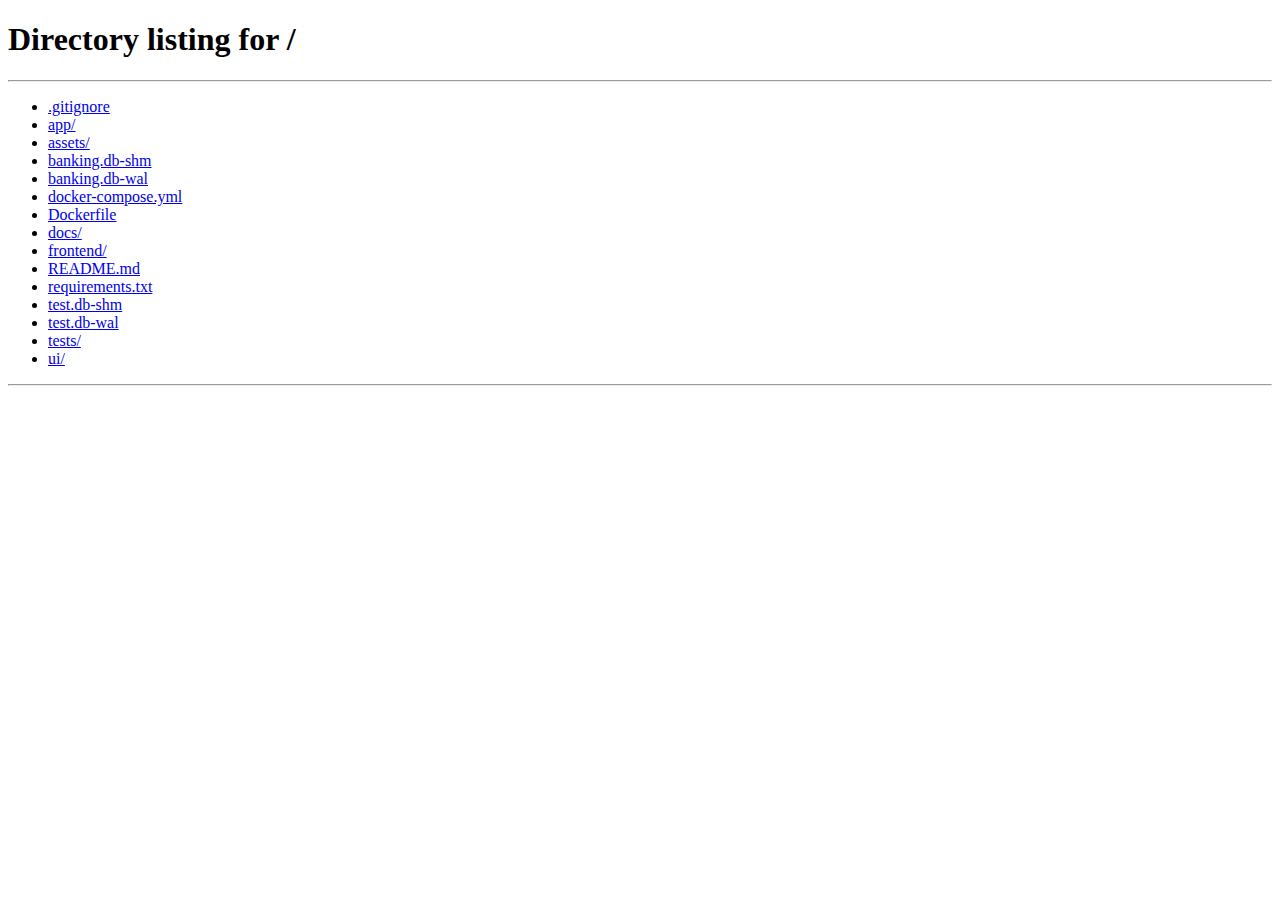
<file: frontend/transfers.html>
<!doctype html>
<html lang="en">
  <head>
    <meta charset="utf-8" />
    <meta name="viewport" content="width=device-width, initial-scale=1" />
    <title>Transfers</title>
    <style>
      :root {
        --bg: #0c1117;
        --panel: #121a24;
        --panel-2: #1a2430;
        --ink: #f7f3eb;
        --muted: #9aa6b2;
        --accent: #f6c453;
        --accent-2: #4dd7bf;
        --stroke: rgba(255, 255, 255, 0.08);
        --radius: 16px;
        --shadow: 0 20px 60px rgba(0, 0, 0, 0.35);
      }
      * {
        box-sizing: border-box;
      }

      body {
        margin: 0;
        font-family: "Space Grotesk", "Segoe UI", sans-serif;
        color: var(--ink);
        background: radial-gradient(circle at top, #1c2531, var(--bg));
        min-height: 100vh;
      }

      header {
        display: flex;
        justify-content: space-between;
        gap: 24px;
        padding: 36px 6vw 20px;
        align-items: center;
      }

      .header-actions {
        display: flex;
        align-items: center;
        gap: 12px;
      }

      .nav-links {
        display: flex;
        gap: 10px;
        flex-wrap: wrap;
        padding: 0 6vw 10px;
      }

      h1 {
        margin: 0 0 6px;
        font-size: clamp(28px, 4vw, 46px);
      }

      .subtitle {
        color: var(--muted);
        max-width: 520px;
      }

      main {
        display: block;
        padding: 20px 6vw 50px;
      }

      section {
        background: rgba(18, 26, 36, 0.92);
        border: 1px solid var(--stroke);
        border-radius: var(--radius);
        padding: 18px;
        box-shadow: var(--shadow);
      }

      section h2 {
        margin: 0 0 12px;
        font-size: 18px;
      }

      .tab-desc {
        margin: -6px 0 12px;
        color: var(--muted);
        font-size: 13px;
      }

      .row {
        display: flex;
        gap: 10px;
        flex-wrap: wrap;
      }

      input,
      select,
      button,
      a {
        font-family: inherit;
        font-size: 14px;
      }

      input,
      select {
        flex: 1;
        min-width: 120px;
        padding: 10px 12px;
        border-radius: 10px;
        border: 1px solid var(--stroke);
        background: var(--panel-2);
        color: var(--ink);
      }

      button,
      .nav-link {
        padding: 10px 14px;
        border: none;
        border-radius: 10px;
        background: linear-gradient(120deg, var(--accent), #ff9f45);
        color: #1a1405;
        font-weight: 600;
        cursor: pointer;
        text-decoration: none;
        display: inline-flex;
        align-items: center;
        justify-content: center;
      }

      button.ghost,
      .nav-link.ghost {
        background: transparent;
        border: 1px solid var(--stroke);
        color: var(--ink);
      }

      .stack {
        display: flex;
        flex-direction: column;
        gap: 12px;
      }

      .output {
        min-height: 90px;
        padding: 12px;
        border-radius: 12px;
        background: rgba(5, 8, 12, 0.75);
        border: 1px solid rgba(255, 255, 255, 0.06);
        color: var(--muted);
        font-size: 12px;
        overflow-x: auto;
        white-space: pre-wrap;
      }

      @media (max-width: 900px) {
        header {
          flex-direction: column;
          align-items: flex-start;
        }
      }
    </style>
  </head>
  <body>
    <header>
      <div>
        <h1>Transfers</h1>
        <p class="subtitle">Send money between accounts.</p>
      </div>
      <div class="header-actions">
        <button id="logoutBtn" class="ghost">Logout</button>
      </div>
    </header>

    <nav class="nav-links">
      <a class="nav-link ghost" href="/app">Dashboard</a>
      <a class="nav-link ghost" href="/accounts">Accounts</a>
      <a class="nav-link" href="/transfers">Transfers</a>
      <a class="nav-link ghost" href="/cards">Cards</a>
    </nav>

    <main>
      <section>
        <h2>Transfers</h2>
        <p class="tab-desc">Transfer money from your accounts to any account in the system.</p>
        <div class="stack">
          <div class="row">
            <select id="transferFrom">
              <option value="">select from account</option>
            </select>
          </div>
          <div id="accountDetails" style="display: none; margin-top: 12px; padding: 12px; border-radius: 10px; border: 1px solid var(--stroke); background: var(--panel-2);">
            <p style="margin: 0 0 8px; font-size: 14px;">
              <strong>Funds available:</strong> <span id="fundsAvailable">$0.00</span>
            </p>
          </div>
          <div id="transferFields" style="display: none; margin-top: 12px;">
            <div class="row">
              <input id="transferTo" placeholder="account UUID or account number" list="transferToList" />
              <datalist id="transferToList"></datalist>
            </div>
            <div class="row">
              <input id="transferAmount" placeholder="amount_cents" />
            </div>
            <div class="row">
              <input id="transferDesc" placeholder="description" />
              <button id="transferBtn">Send Transfer</button>
            </div>
          </div>
          <pre id="transferOutput" class="output"></pre>
        </div>
      </section>
    </main>

    <script>
      const defaultBaseUrl = window.location.origin;
      const state = {
        accessToken: localStorage.getItem("accessToken") || "",
        refreshToken: localStorage.getItem("refreshToken") || "",
      };
      const sessionAuthed = sessionStorage.getItem("sessionAuthed") === "true";
      if (!sessionAuthed || !state.accessToken) {
        window.location.href = "/";
      }
      let availableAccounts = [];
      let allAccounts = [];

      function apiUrl(path) {
        return `${defaultBaseUrl}${path}`;
      }

      function bind(id) {
        return document.getElementById(id);
      }

      function show(el, payload) {
        if (!el) {
          return;
        }
        el.textContent = JSON.stringify(payload, null, 2);
      }

      function setTokens(tokens) {
        state.accessToken = tokens.access_token || "";
        state.refreshToken = tokens.refresh_token || "";
        localStorage.setItem("accessToken", state.accessToken);
        localStorage.setItem("refreshToken", state.refreshToken);
        if (state.accessToken) {
          sessionStorage.setItem("sessionAuthed", "true");
        }
      }

      async function api(path, options = {}) {
        const headers = options.headers || {};
        if (state.accessToken) {
          headers.Authorization = `Bearer ${state.accessToken}`;
        }
        const url = apiUrl(path);
        const res = await fetch(url, {
          ...options,
          headers: { "Content-Type": "application/json", ...headers },
        });
        const text = await res.text();
        let data;
        try {
          data = text ? JSON.parse(text) : {};
        } catch (err) {
          data = { raw: text };
        }
        if (!res.ok) {
          throw { status: res.status, data };
        }
        return data;
      }

      function clearInputs(ids) {
        ids.forEach((id) => {
          const el = bind(id);
          if (el) {
            el.value = "";
          }
        });
      }

      function renderTransferFromOptions(accounts) {
        const select = bind("transferFrom");
        if (!select) {
          return;
        }
        const current = select.value;
        const options = [
          '<option value="">select from account</option>',
          ...accounts.map(
            (account) =>
              `<option value="${account.id}">${account.account_number} (${account.account_type})</option>`
          ),
        ];
        select.innerHTML = options.join("");
        if (current && accounts.some((account) => account.id === current)) {
          select.value = current;
        }
      }

      function renderTransferToOptions(accounts) {
        const datalist = bind("transferToList");
        if (!datalist) {
          return;
        }
        const fromAccountId = bind("transferFrom").value;
        
        // Filter out the source account to prevent self-transfers
        const filteredAccounts = accounts.filter((acc) => acc.id !== fromAccountId);
        
        const options = filteredAccounts
          .map(
            (account) =>
              `<option value="${account.id}">${account.account_number}</option>`
          )
          .join("");
        datalist.innerHTML = options;
      }

      async function refreshAccounts() {
        const accounts = await api("/api/v1/accounts/");
        availableAccounts = accounts;
        renderTransferFromOptions(accounts);
      }

      async function refreshAllAccounts() {
        // Fetch all active accounts in the system (including other users)
        try {
          const allAccountsData = await api("/api/v1/accounts/all");
          allAccounts = Array.isArray(allAccountsData) ? allAccountsData : [];
        } catch (err) {
          // Fallback: use only user's accounts if all-accounts endpoint doesn't exist
          allAccounts = availableAccounts;
        }
        renderTransferToOptions(allAccounts);
      }

      bind("logoutBtn").addEventListener("click", () => {
        setTokens({});
        sessionStorage.removeItem("sessionAuthed");
        sessionStorage.removeItem("userId");
        window.location.href = "/";
      });

      function formatCurrency(cents) {
        const dollars = cents / 100;
        return new Intl.NumberFormat("en-US", {
          style: "currency",
          currency: "USD",
        }).format(dollars);
      }

      bind("transferFrom").addEventListener("change", () => {
        const selectedId = bind("transferFrom").value;
        const accountDetails = bind("accountDetails");
        const transferFields = bind("transferFields");
        
        if (!selectedId) {
          accountDetails.style.display = "none";
          transferFields.style.display = "none";
          renderTransferToOptions(allAccounts);
          return;
        }
        
        const selectedAccount = availableAccounts.find((acc) => acc.id === selectedId);
        if (selectedAccount) {
          bind("fundsAvailable").textContent = formatCurrency(selectedAccount.balance_cents);
          accountDetails.style.display = "block";
          transferFields.style.display = "block";
        }
        
        renderTransferToOptions(allAccounts);
      });

      bind("transferBtn").addEventListener("click", async () => {
        const output = bind("transferOutput");
        try {
          const fromAccountId = bind("transferFrom").value;
          const isAllowed = availableAccounts.some((account) => account.id === fromAccountId);
          if (!fromAccountId || !isAllowed) {
            show(output, { error: "Select one of your accounts first." });
            return;
          }
          
          let toAccountId = bind("transferTo").value.trim();
          if (!toAccountId) {
            show(output, { error: "Enter a destination account UUID or account number." });
            return;
          }
          
          // Check if input is a UUID or account number
          const uuidPattern = /^[0-9a-f]{8}-[0-9a-f]{4}-[0-9a-f]{4}-[0-9a-f]{4}-[0-9a-f]{12}$/i;
          if (!uuidPattern.test(toAccountId)) {
            // Assume it's an account number, resolve to UUID
            const account = allAccounts.find((acc) => acc.account_number === toAccountId);
            if (!account) {
              show(output, { error: `Account "${toAccountId}" not found.` });
              return;
            }
            toAccountId = account.id;
          }
          
          // Verify destination account exists
          const destExists = allAccounts.some((acc) => acc.id === toAccountId);
          if (!destExists) {
            show(output, { error: "Destination account not found." });
            return;
          }
          
          // Prevent self-transfer
          if (fromAccountId === toAccountId) {
            show(output, { error: "Cannot transfer to the same account." });
            return;
          }
          
          const data = await api("/api/v1/transfers/", {
            method: "POST",
            body: JSON.stringify({
              from_account_id: fromAccountId,
              to_account_id: toAccountId,
              amount_cents: Number(bind("transferAmount").value),
              description: bind("transferDesc").value || null,
            }),
          });
          clearInputs([
            "transferFrom",
            "transferTo",
            "transferAmount",
            "transferDesc",
          ]);
          bind("transferFrom").value = "";
          bind("transferTo").value = "";
          bind("accountDetails").style.display = "none";
          bind("transferFields").style.display = "none";
          show(output, data);
        } catch (err) {
          show(output, err);
        }
      });

      (async () => {
        try {
          await refreshAccounts();
          await refreshAllAccounts();
        } catch (err) {
          return;
        }
      })();
    </script>
  </body>
</html>
</file>
<file: ui/styles.css>
:root {
  --bg: #0c1117;
  --bg-2: #131b24;
  --ink: #f5f1e9;
  --muted: #9aa4b2;
  --accent: #f6c453;
  --accent-2: #4dd7bf;
  --danger: #ef6b6b;
  --card: rgba(19, 27, 36, 0.86);
  --stroke: rgba(255, 255, 255, 0.08);
  --shadow: 0 22px 70px rgba(0, 0, 0, 0.4);
  --radius: 18px;
}

* {
  box-sizing: border-box;
}

body {
  margin: 0;
  font-family: "Space Grotesk", sans-serif;
  color: var(--ink);
  background: radial-gradient(circle at top, #1c2531, var(--bg));
  min-height: 100vh;
  overflow-x: hidden;
}

.bg-orb {
  position: fixed;
  width: 480px;
  height: 480px;
  border-radius: 50%;
  filter: blur(40px);
  opacity: 0.35;
  z-index: 0;
}

.orb-1 {
  background: radial-gradient(circle, #ffdb70 0%, rgba(255, 219, 112, 0) 70%);
  top: -120px;
  right: -80px;
}

.orb-2 {
  background: radial-gradient(circle, #50f0d3 0%, rgba(80, 240, 211, 0) 70%);
  bottom: -160px;
  left: -120px;
}

.hero {
  display: flex;
  justify-content: space-between;
  gap: 24px;
  padding: 40px 6vw 20px;
  position: relative;
  z-index: 1;
}

.eyebrow {
  text-transform: uppercase;
  letter-spacing: 0.24em;
  color: var(--accent-2);
  font-size: 12px;
  margin: 0 0 12px;
}

h1 {
  font-family: "Playfair Display", serif;
  font-size: clamp(36px, 4vw, 56px);
  margin: 0 0 10px;
}

.subtitle {
  color: var(--muted);
  max-width: 420px;
  margin: 0;
}

.base-url {
  display: flex;
  flex-direction: column;
  gap: 8px;
  min-width: 260px;
}

.base-url input {
  padding: 10px 12px;
  border-radius: 10px;
  border: 1px solid var(--stroke);
  background: var(--bg-2);
  color: var(--ink);
}

.grid {
  display: grid;
  grid-template-columns: repeat(auto-fit, minmax(320px, 1fr));
  gap: 22px;
  padding: 20px 6vw 60px;
  position: relative;
  z-index: 1;
}

.card {
  background: var(--card);
  border: 1px solid var(--stroke);
  border-radius: var(--radius);
  padding: 20px;
  box-shadow: var(--shadow);
  backdrop-filter: blur(8px);
  animation: rise 0.7s ease both;
}

.card h2 {
  margin: 0 0 14px;
  font-size: 18px;
}

.stack {
  display: flex;
  flex-direction: column;
  gap: 12px;
}

.row {
  display: flex;
  gap: 10px;
  flex-wrap: wrap;
}

input,
select,
button {
  font-family: inherit;
  font-size: 14px;
}

input,
select {
  flex: 1;
  min-width: 120px;
  padding: 10px 12px;
  border-radius: 10px;
  border: 1px solid var(--stroke);
  background: rgba(8, 12, 18, 0.85);
  color: var(--ink);
}

button {
  padding: 10px 14px;
  border: none;
  border-radius: 10px;
  background: linear-gradient(120deg, var(--accent), #ff9f45);
  color: #1a1405;
  font-weight: 600;
  cursor: pointer;
  transition: transform 0.2s ease, box-shadow 0.2s ease;
}

button:hover {
  transform: translateY(-1px);
  box-shadow: 0 8px 18px rgba(255, 168, 74, 0.25);
}

button.ghost {
  background: transparent;
  border: 1px solid var(--stroke);
  color: var(--ink);
}

.output {
  min-height: 90px;
  padding: 12px;
  border-radius: 12px;
  background: rgba(5, 8, 12, 0.75);
  border: 1px solid rgba(255, 255, 255, 0.06);
  color: var(--muted);
  font-size: 12px;
  overflow-x: auto;
}

.footer {
  text-align: center;
  color: var(--muted);
  padding: 20px 0 40px;
}

@keyframes rise {
  from {
    opacity: 0;
    transform: translateY(12px);
  }
  to {
    opacity: 1;
    transform: translateY(0);
  }
}

@media (max-width: 900px) {
  .hero {
    flex-direction: column;
  }
}
</file>
